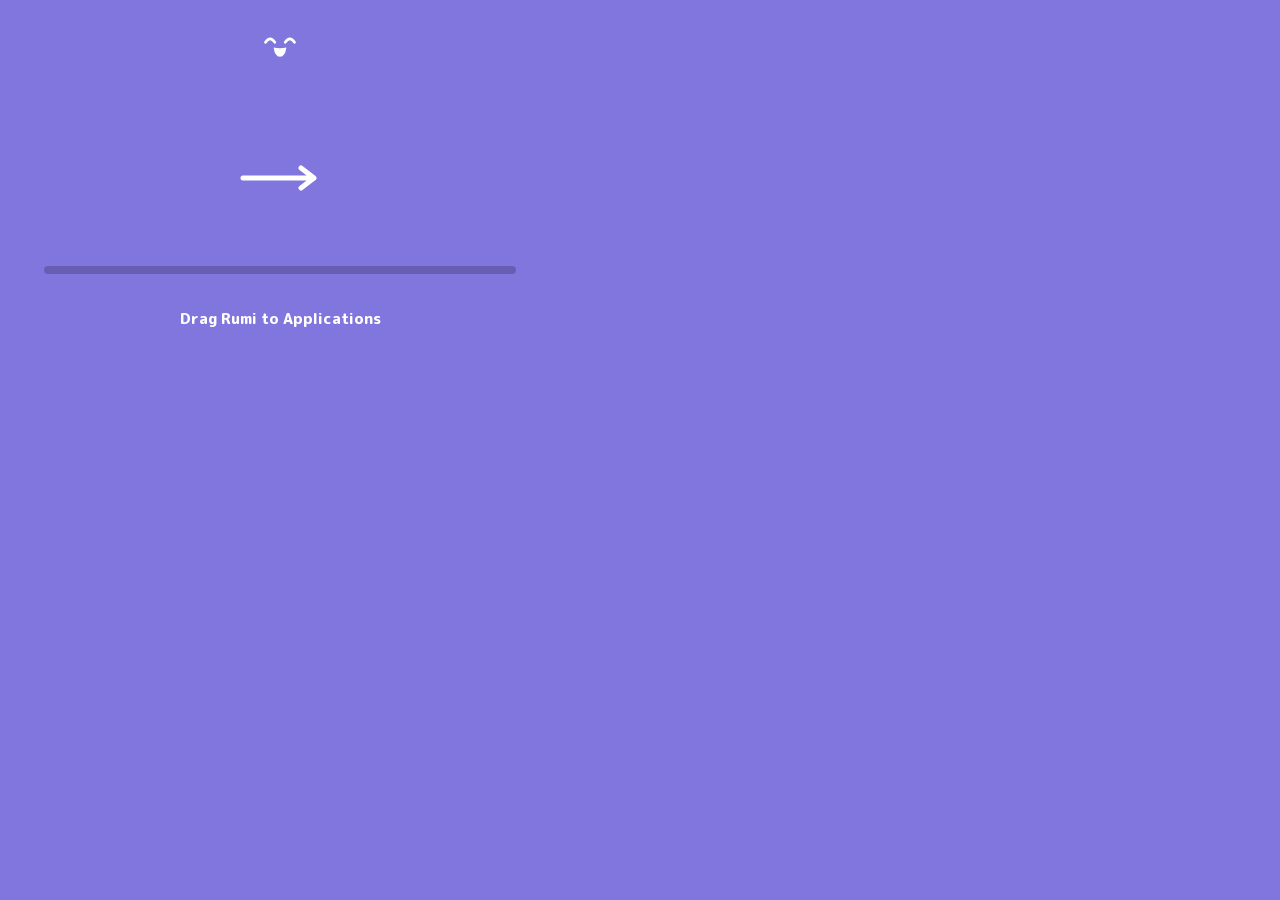
<file: scripts/dmg-background.html>
<!doctype html>
<!-- The picture behind the icons in Rumi.dmg: Rumi's purple, the two icons standing on a shelf. 560 × 360, the size of
     the window release.sh sets. Rendered to mac/dmg-background.png (and @2x) with a browser; the icons sit at x 150
     and 410, y 178, and Finder draws their names under them at about y 245.
     Finder draws those names black in light mode and white in dark mode, and nothing can change that, so the
     background has to be a colour both read on. This purple gives black about 5.4 : 1 and white about 3.9 : 1. -->
<meta charset="utf-8">
<link rel="stylesheet" href="../web/fonts/fonts.css">
<style>
  html, body { margin: 0; }
  body { width: 560px; height: 360px; background: #8076de; position: relative; overflow: hidden; font-family: "M PLUS Rounded 1c", system-ui, sans-serif; color: #fff; }
  #face { position: absolute; left: 0; right: 0; top: 26px; text-align: center; line-height: 0; }
  svg.arrow { position: absolute; left: 238px; top: 163px; }
  .shelf { position: absolute; left: 44px; right: 44px; top: 266px; height: 8px; border-radius: 4px; background: rgba(0,0,0,.2); }
  p { position: absolute; left: 0; right: 0; bottom: 30px; margin: 0; text-align: center; font-weight: 800; font-size: 15px; }
</style>
<div id="face"></div>
<svg class="arrow" width="84" height="30" viewBox="0 0 84 30"><path d="M5 15H76M63 5l13 10-13 10" fill="none" stroke="#fff" stroke-width="5" stroke-linecap="round" stroke-linejoin="round"/></svg>
<div class="shelf"></div>
<p>Drag Rumi to Applications</p>
<script src="../web/rumi.js"></script>
<script>document.getElementById("face").innerHTML = Rumi.face("happy", 58);</script>
</file>
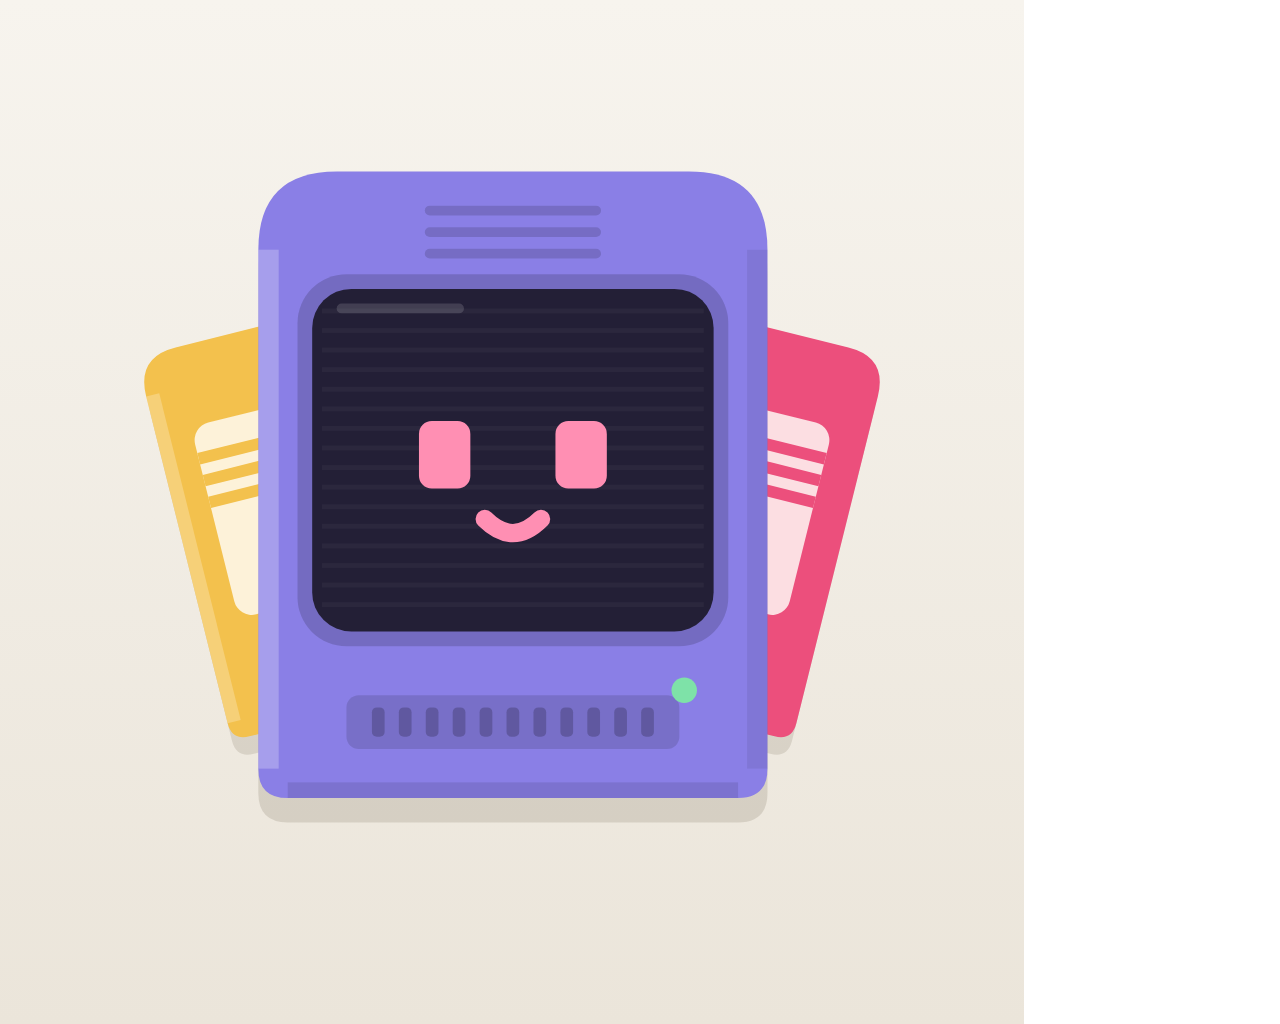
<file: scripts/icon.html>
<!doctype html>
<!-- Rumi's app icon, drawn from web/rumi.js so the icon and the mascot never drift apart. scripts/render-icon.mjs screenshots it at 1024 px. -->
<meta charset="utf-8">
<style>html, body { margin: 0; background: transparent; } svg { display: block; width: 1024px; height: 1024px; }</style>
<body>
<script src="../web/rumi.js"></script>
<script>
const shell = (x, y, w, h, rt, rb) => `M${x + rt} ${y}H${x + w - rt}Q${x + w} ${y} ${x + w} ${y + rt}V${y + h - rb}Q${x + w} ${y + h} ${x + w - rb} ${y + h}H${x + rb}Q${x} ${y + h} ${x} ${y + h - rb}V${y + rt}Q${x} ${y} ${x + rt} ${y}Z`;
const mix = (a, b, t) => "#" + [1, 3, 5].map(i => Math.round(parseInt(a.slice(i, i + 2), 16) + (parseInt(b.slice(i, i + 2), 16) - parseInt(a.slice(i, i + 2), 16)) * t).toString(16).padStart(2, "0")).join("");
// the old icon's carts stay behind; Rumi steps forward
const back = (color, cx, ang) => { const g = { x: cx - 34, y: 58, w: 68, h: 88 };
  return `<g transform="rotate(${ang} ${cx} 102)"><path d="${shell(g.x, g.y + 4, g.w, g.h, 9, 4)}" fill="#3c2814" opacity=".12"/><path d="${shell(g.x, g.y, g.w, g.h, 9, 4)}" fill="${color}"/>
    <rect x="${g.x}" y="${g.y + 9}" width="3" height="${g.h - 13}" fill="#fff" opacity=".24"/>
    <rect x="${g.x + 8}" y="${g.y + 18}" width="${g.w - 16}" height="44" rx="4" fill="${mix(color, "#fffdf8", .82)}"/>
    ${[0, 1, 2].map(i => `<rect x="${g.x + 8}" y="${g.y + 24 + i * 5}" width="${g.w - 16}" height="2.6" fill="${color}"/>`).join("")}</g>`; };
const rumi = Rumi.svg("idle", { size: 160 }).replace(/^<svg[^>]*>/, "").replace(/<\/svg>$/, "").replace(/<text[^>]*>RUMI<\/text>/, "");
document.body.innerHTML = `<svg viewBox="-14 -12 228 228" xmlns="http://www.w3.org/2000/svg">
  <defs><linearGradient id="p" x1="0" y1="0" x2="0" y2="1"><stop offset="0" stop-color="#f7f4ee"/><stop offset="1" stop-color="#ebe5da"/></linearGradient></defs>
  <rect x="-14" y="-12" width="228" height="228" fill="url(#p)"/>
  ${back("#f3c14d", 60, -14)}${back("#ec4f7c", 140, 14)}
  <g transform="translate(13 0) scale(1.09)">${rumi}</g></svg>`;
</script>
</file>
<file: web/fonts/fonts.css>
/* M PLUS Rounded 1c, bundled so the app works offline and never calls a font server.
   SIL Open Font License 1.1: see OFL.txt beside this file. */
/* latin-ext */
@font-face {
  font-family: 'M PLUS Rounded 1c';
  font-style: normal;
  font-weight: 500;
  font-display: swap;
  src: url(MPLUSRounded1c-4840b175.woff2) format('woff2');
  unicode-range: U+0100-02BA, U+02BD-02C5, U+02C7-02CC, U+02CE-02D7, U+02DD-02FF, U+0304, U+0308, U+0329, U+1D00-1DBF, U+1E00-1E9F, U+1EF2-1EFF, U+2020, U+20A0-20AB, U+20AD-20C4, U+2113, U+2C60-2C7F, U+A720-A7FF;
}
/* latin */
@font-face {
  font-family: 'M PLUS Rounded 1c';
  font-style: normal;
  font-weight: 500;
  font-display: swap;
  src: url(MPLUSRounded1c-0845587b.woff2) format('woff2');
  unicode-range: U+0000-00FF, U+0131, U+0152-0153, U+02BB-02BC, U+02C6, U+02DA, U+02DC, U+0304, U+0308, U+0329, U+2000-206F, U+20AC, U+2122, U+2191, U+2193, U+2212, U+2215, U+FEFF, U+FFFD;
}
/* latin-ext */
@font-face {
  font-family: 'M PLUS Rounded 1c';
  font-style: normal;
  font-weight: 700;
  font-display: swap;
  src: url(MPLUSRounded1c-b121c4bf.woff2) format('woff2');
  unicode-range: U+0100-02BA, U+02BD-02C5, U+02C7-02CC, U+02CE-02D7, U+02DD-02FF, U+0304, U+0308, U+0329, U+1D00-1DBF, U+1E00-1E9F, U+1EF2-1EFF, U+2020, U+20A0-20AB, U+20AD-20C4, U+2113, U+2C60-2C7F, U+A720-A7FF;
}
/* latin */
@font-face {
  font-family: 'M PLUS Rounded 1c';
  font-style: normal;
  font-weight: 700;
  font-display: swap;
  src: url(MPLUSRounded1c-30731fc3.woff2) format('woff2');
  unicode-range: U+0000-00FF, U+0131, U+0152-0153, U+02BB-02BC, U+02C6, U+02DA, U+02DC, U+0304, U+0308, U+0329, U+2000-206F, U+20AC, U+2122, U+2191, U+2193, U+2212, U+2215, U+FEFF, U+FFFD;
}
/* latin-ext */
@font-face {
  font-family: 'M PLUS Rounded 1c';
  font-style: normal;
  font-weight: 800;
  font-display: swap;
  src: url(MPLUSRounded1c-d8fcc9b0.woff2) format('woff2');
  unicode-range: U+0100-02BA, U+02BD-02C5, U+02C7-02CC, U+02CE-02D7, U+02DD-02FF, U+0304, U+0308, U+0329, U+1D00-1DBF, U+1E00-1E9F, U+1EF2-1EFF, U+2020, U+20A0-20AB, U+20AD-20C4, U+2113, U+2C60-2C7F, U+A720-A7FF;
}
/* latin */
@font-face {
  font-family: 'M PLUS Rounded 1c';
  font-style: normal;
  font-weight: 800;
  font-display: swap;
  src: url(MPLUSRounded1c-f957817c.woff2) format('woff2');
  unicode-range: U+0000-00FF, U+0131, U+0152-0153, U+02BB-02BC, U+02C6, U+02DA, U+02DC, U+0304, U+0308, U+0329, U+2000-206F, U+20AC, U+2122, U+2191, U+2193, U+2212, U+2215, U+FEFF, U+FFFD;
}
</file>
